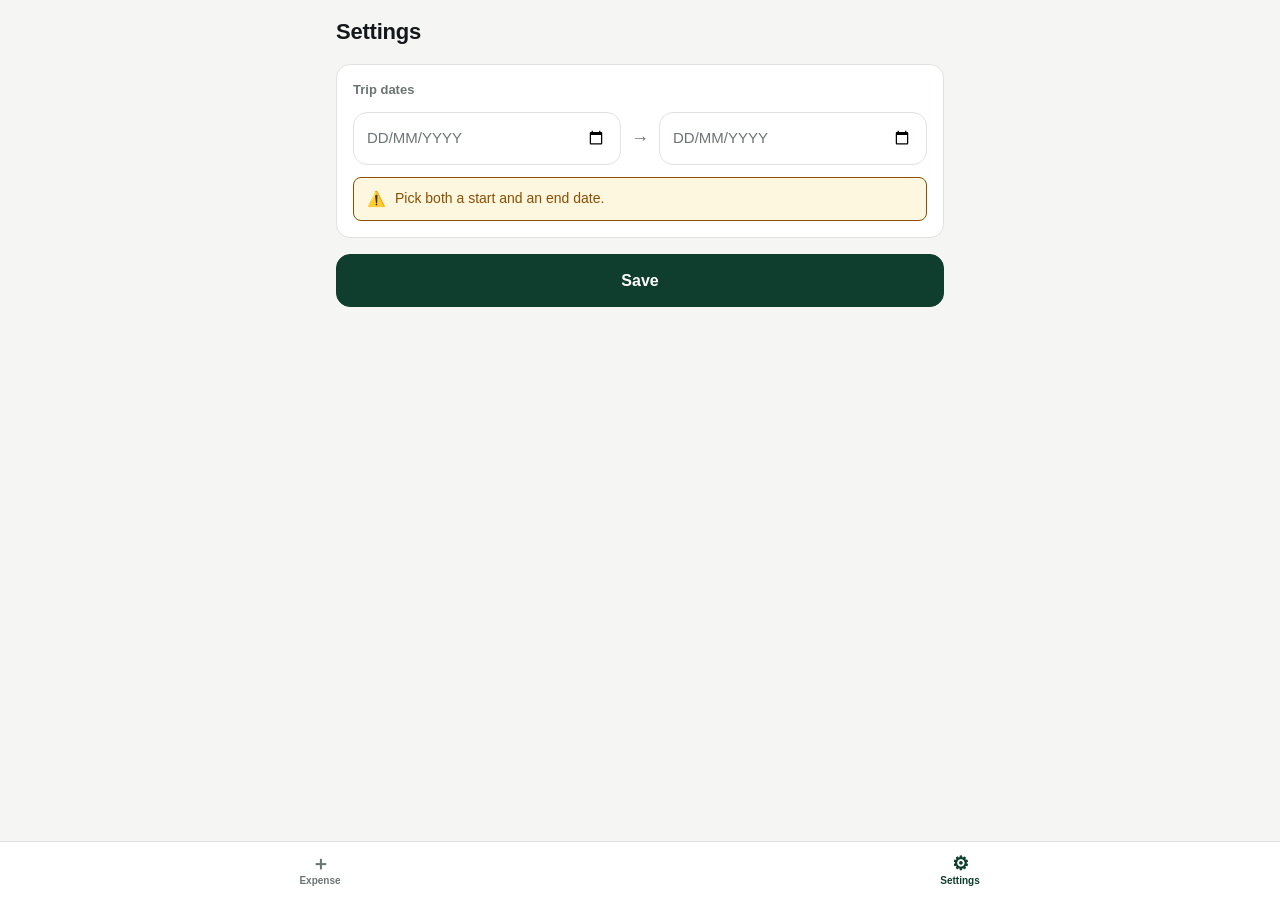
<file: index.html>
<!doctype html>
<html lang="en">
<head>
<meta charset="utf-8">
<meta name="viewport" content="width=device-width, initial-scale=1, viewport-fit=cover">
<title>Trip Spend</title>
<meta name="description" content="Offline trip expense tracker">
<meta name="theme-color" content="#0F3D2E">
<meta name="apple-mobile-web-app-capable" content="yes">
<meta name="apple-mobile-web-app-status-bar-style" content="black-translucent">
<meta name="apple-mobile-web-app-title" content="Trip Spend">
<link rel="manifest" href="manifest.json">
<link rel="apple-touch-icon" href="icons/icon-180.png">
<link rel="icon" href="icons/icon-192.png">
<link rel="stylesheet" href="styles.css">
</head>
<body>

<div id="banner" class="banner" hidden>
  <div class="banner-text">Not backed up today</div>
  <button id="banner-backup" class="banner-btn" type="button">Copy all</button>
  <button id="banner-close" class="banner-x" type="button" aria-label="Dismiss">&times;</button>
</div>

<main>

  <!-- ───────────── Add ───────────── -->
  <section id="view-add" class="view">
    <h1 class="screen-title" id="add-title">Expense</h1>

    <form id="entry-form" novalidate>
      <div class="field">
        <span class="label">Date <em id="day-badge"></em></span>
        <div id="date-strip" class="date-strip"></div>
        <input id="date-picker" type="date" aria-label="Pick any date" hidden>
      </div>

      <div class="field" id="field-category">
        <span class="label">Category</span>
        <div id="cat-grid" class="grid grid-3"></div>
      </div>

      <label class="field amount-field">
        <span class="label">Amount</span>
        <div class="amount-row">
          <span class="cur" id="cur-symbol">€</span>
          <input id="amount" type="text" inputmode="decimal" autocomplete="off"
                 autocorrect="off" spellcheck="false" placeholder="0.00">
        </div>
      </label>

      <div class="field" id="field-payment">
        <span class="label">Payment</span>
        <div id="pay-grid" class="grid grid-3 seg"></div>
      </div>

      <div class="field" id="field-account">
        <span class="label">Account</span>
        <div id="acct-grid" class="grid grid-2 seg"></div>
      </div>

      <label class="field" id="field-description">
        <span class="label">Description <em>optional</em></span>
        <input id="description" type="text" autocomplete="off"
               placeholder="Merchant — leave blank for card, fill from statement later">
      </label>

      <label class="field" id="field-remarks">
        <span class="label">Remarks <em>optional</em></span>
        <textarea id="remarks" rows="2" placeholder="Notes"></textarea>
      </label>

      <div class="actions">
        <button id="submit-btn" class="btn btn-primary" type="submit">Save</button>
        <button id="delete-btn" class="btn btn-danger" type="button" hidden>Delete</button>
        <button id="cancel-btn" class="btn btn-ghost" type="button" hidden>Cancel</button>
      </div>
    </form>
  </section>

  <!-- ───────────── Records ───────────── -->
  <section id="view-list" class="view" hidden>
    <h1 class="screen-title">Records</h1>
    <div class="summary">
      <div class="summary-cols">
        <div class="summary-col">
          <div class="summary-key">Budget left</div>
          <div class="summary-val" id="sum-left">€0.00</div>
        </div>
        <div class="summary-col summary-col-end">
          <div class="summary-key">Spent</div>
          <div class="summary-val is-debit-on-dark" id="sum-total">€0.00</div>
        </div>
      </div>
      <div class="summary-day" id="sum-day"></div>
    </div>


    <div class="section-head">Budget left</div>
    <div id="budget-cards" class="budget-cards"></div>

    <div id="topup-list-wrap" hidden>
      <div class="section-head section-head-row">
        <span>Top-ups</span>
        <span id="topup-total" class="section-total"></span>
      </div>
      <div id="topup-list"></div>
    </div>

    <div class="section-head">Expenses</div>
    <div id="list"></div>
  </section>

  <!-- ───────────── Statistics ───────────── -->
  <section id="view-stats" class="view" hidden>
    <h1 class="screen-title">Statistics</h1>
    <div id="stats-body"></div>
  </section>

  <!-- ───────────── Export ───────────── -->
  <section id="view-export" class="view" hidden>
    <h1 class="screen-title">Export</h1>

    <div class="card">
      <div class="card-title">Export</div>
      <button class="btn btn-primary block" type="button" data-export="csv">CSV (Excel / Numbers)</button>
      <button class="btn block" type="button" data-export="json">JSON full backup</button>
      <button class="btn block" type="button" data-export="text">Copy text summary</button>
      <p class="hint">CSV columns: Account, Date, Payment, Description, <span class="cur-code">EUR</span>, Category, Remarks — UTF-8 BOM, ISO dates. Top-ups are not expenses and are not included.</p>
    </div>

    <div class="card">
      <div class="card-title">Backup</div>
      <div class="backup-state" id="backup-state">Never backed up</div>
      <button class="btn btn-primary block" type="button" id="backup-now">Copy all JSON to clipboard</button>
      <p class="hint">Paste it into Apple Notes or mail it to yourself. This data lives only on this phone.</p>
    </div>

    <div class="card">
      <div class="card-title">Restore</div>
      <textarea id="import-box" rows="3" placeholder="Paste a JSON backup here"></textarea>
      <button class="btn block" type="button" id="import-btn">Import JSON (replaces everything)</button>
    </div>

    <div class="card danger-card">
      <div class="card-title">Danger zone</div>
      <p class="hint">Type <code>DELETE</code> to enable. No undo.</p>
      <input id="wipe-confirm" type="text" autocomplete="off" autocapitalize="characters" placeholder="DELETE">
      <button class="btn btn-danger block" type="button" id="wipe-btn" disabled>Erase all data</button>
    </div>

    <p class="version">Trip Spend · <span id="trip-label"></span></p>
  </section>

  <!-- ───────────── Settings ───────────── -->
  <section id="view-settings" class="view" hidden>
    <h1 class="screen-title">Settings</h1>

    <div class="card">
      <div class="card-title">Trip dates</div>
      <div class="date-range-row">
        <span class="date-field">
          <input id="set-start" type="date" aria-label="Trip start date">
          <span class="date-ph" aria-hidden="true">DD/MM/YYYY</span>
        </span>
        <span class="range-arrow" aria-hidden="true">→</span>
        <span class="date-field">
          <input id="set-end" type="date" aria-label="Trip end date">
          <span class="date-ph" aria-hidden="true">DD/MM/YYYY</span>
        </span>
      </div>
      <div id="range-state" class="state-line tint-warn">Not set</div>
      <p class="hint" id="range-warning" hidden></p>
    </div>

    <div class="card" id="accounts-card">
      <div class="card-title">Accounts</div>
      <input id="set-acct-0" class="stack-input" type="text" placeholder="Account 1"
             autocomplete="off" maxlength="24" aria-label="First account name">
      <input id="set-acct-1" class="stack-input" type="text" placeholder="Account 2"
             autocomplete="off" maxlength="24" aria-label="Second account name">
      <div id="accounts-state" class="state-line tint-warn" hidden></div>
      <p class="hint">Leave both blank to keep everything in one pot — account names then disappear from the rest of the app. Renaming an account updates every existing entry and top-up.</p>
    </div>

    <button class="btn btn-primary block" type="button" id="save-settings">Save</button>

    <div class="card danger-card" id="reset-card" hidden>
      <div class="card-title">Reset</div>
      <p class="hint">Clears the trip dates, the account names, and <strong>every entry and top-up</strong>. Type <code>RESET</code> to enable. No undo.</p>
      <input id="reset-confirm" type="text" autocomplete="off" autocapitalize="characters" placeholder="RESET">
      <button class="btn btn-danger block" type="button" id="reset-settings" disabled>Reset All</button>
    </div>
  </section>

</main>

<nav class="tabbar">
  <button class="tab" type="button" data-view="add"><span>＋</span>Expense</button>
  <button class="tab" type="button" data-view="list"><span>≡</span>Records</button>
  <button class="tab" type="button" data-view="stats"><span class="tab-ico"><svg viewBox="0 0 24 24" fill="currentColor" aria-hidden="true"><rect x="0.8" y="16.4" width="4.6" height="6.8" rx="0.5"/><rect x="6.9" y="12.6" width="4.6" height="10.6" rx="0.5"/><rect x="13" y="15" width="4.6" height="8.2" rx="0.5"/><rect x="19.1" y="10.8" width="4.6" height="12.4" rx="0.5"/><path d="M1.4 11.8 8.6 4.6l4.9 4.4 5.6-5.6" fill="none" stroke="currentColor" stroke-width="2.4" stroke-linecap="round" stroke-linejoin="round"/><path d="M16.1 0.8h7.1v7.1z"/></svg></span>Stats</button>
  <button class="tab" type="button" data-view="export"><span>↥</span>Export</button>
  <button class="tab" type="button" data-view="settings"><span>⚙</span>Settings</button>
</nav>

<div id="sheet" class="sheet" hidden>
  <div class="sheet-inner">
    <div class="sheet-head">
      <strong id="sheet-title">Text</strong>
      <button id="sheet-close" class="btn btn-ghost" type="button">Close</button>
    </div>
    <p class="hint">Select all and copy, or use the button.</p>
    <button id="sheet-copy" class="btn btn-primary block" type="button">Copy all</button>
    <textarea id="sheet-text" readonly></textarea>
  </div>
</div>

<div id="toast" class="toast" hidden></div>

<script src="app.js"></script>
</body>
</html>
</file>
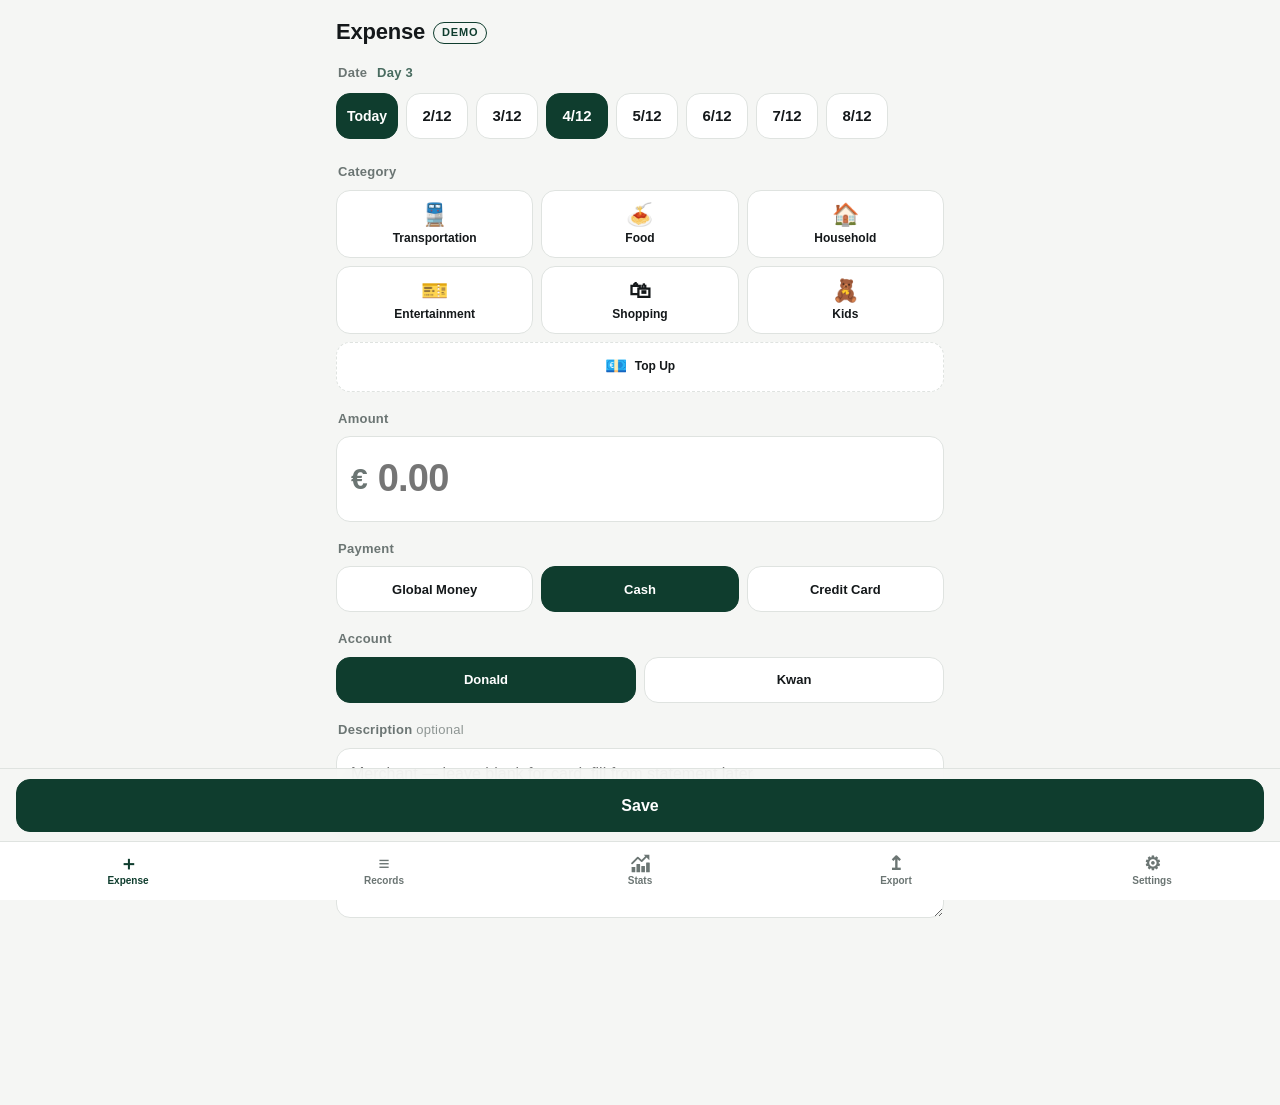
<file: demo/index.html>
<!doctype html>
<html lang="en">
<head>
<meta charset="utf-8">
<meta name="viewport" content="width=device-width, initial-scale=1, viewport-fit=cover">
<title>Trip Spend Demo</title>
<meta name="description" content="Offline trip expense tracker">
<meta name="theme-color" content="#0F3D2E">
<meta name="apple-mobile-web-app-capable" content="yes">
<meta name="apple-mobile-web-app-status-bar-style" content="black-translucent">
<meta name="apple-mobile-web-app-title" content="Trip Spend Demo">
<link rel="manifest" href="manifest.json">
<link rel="apple-touch-icon" href="icons/icon-180.png">
<link rel="icon" href="icons/icon-192.png">
<link rel="stylesheet" href="styles.css">
</head>
<body>

<div id="banner" class="banner" hidden>
  <div class="banner-text">Not backed up today</div>
  <button id="banner-backup" class="banner-btn" type="button">Copy all</button>
  <button id="banner-close" class="banner-x" type="button" aria-label="Dismiss">&times;</button>
</div>

<main>

  <!-- ───────────── Add ───────────── -->
  <section id="view-add" class="view">
    <h1 class="screen-title" id="add-title">Expense</h1>

    <form id="entry-form" novalidate>
      <div class="field">
        <span class="label">Date <em id="day-badge"></em></span>
        <div id="date-strip" class="date-strip"></div>
        <input id="date-picker" type="date" aria-label="Pick any date" hidden>
      </div>

      <div class="field" id="field-category">
        <span class="label">Category</span>
        <div id="cat-grid" class="grid grid-3"></div>
      </div>

      <label class="field amount-field">
        <span class="label">Amount</span>
        <div class="amount-row">
          <span class="cur" id="cur-symbol">€</span>
          <input id="amount" type="text" inputmode="decimal" autocomplete="off"
                 autocorrect="off" spellcheck="false" placeholder="0.00">
        </div>
      </label>

      <div class="field" id="field-payment">
        <span class="label">Payment</span>
        <div id="pay-grid" class="grid grid-3 seg"></div>
      </div>

      <div class="field" id="field-account">
        <span class="label">Account</span>
        <div id="acct-grid" class="grid grid-2 seg"></div>
      </div>

      <label class="field" id="field-description">
        <span class="label">Description <em>optional</em></span>
        <input id="description" type="text" autocomplete="off"
               placeholder="Merchant — leave blank for card, fill from statement later">
      </label>

      <label class="field" id="field-remarks">
        <span class="label">Remarks <em>optional</em></span>
        <textarea id="remarks" rows="2" placeholder="Notes"></textarea>
      </label>

      <div class="actions">
        <button id="submit-btn" class="btn btn-primary" type="submit">Save</button>
        <button id="delete-btn" class="btn btn-danger" type="button" hidden>Delete</button>
        <button id="cancel-btn" class="btn btn-ghost" type="button" hidden>Cancel</button>
      </div>
    </form>
  </section>

  <!-- ───────────── Records ───────────── -->
  <section id="view-list" class="view" hidden>
    <h1 class="screen-title">Records</h1>
    <div class="summary">
      <div class="summary-cols">
        <div class="summary-col">
          <div class="summary-key">Budget left</div>
          <div class="summary-val" id="sum-left">€0.00</div>
        </div>
        <div class="summary-col summary-col-end">
          <div class="summary-key">Spent</div>
          <div class="summary-val is-debit-on-dark" id="sum-total">€0.00</div>
        </div>
      </div>
      <div class="summary-day" id="sum-day"></div>
    </div>


    <div class="section-head">Budget left</div>
    <div id="budget-cards" class="budget-cards"></div>

    <div id="topup-list-wrap" hidden>
      <div class="section-head section-head-row">
        <span>Top-ups</span>
        <span id="topup-total" class="section-total"></span>
      </div>
      <div id="topup-list"></div>
    </div>

    <div class="section-head">Expenses</div>
    <div id="list"></div>
  </section>

  <!-- ───────────── Statistics ───────────── -->
  <section id="view-stats" class="view" hidden>
    <h1 class="screen-title">Statistics</h1>
    <div id="stats-body"></div>
  </section>

  <!-- ───────────── Export ───────────── -->
  <section id="view-export" class="view" hidden>
    <h1 class="screen-title">Export</h1>

    <div class="card">
      <div class="card-title">Export</div>
      <button class="btn btn-primary block" type="button" data-export="csv">CSV (Excel / Numbers)</button>
      <button class="btn block" type="button" data-export="json">JSON full backup</button>
      <button class="btn block" type="button" data-export="text">Copy text summary</button>
      <p class="hint">CSV columns: Account, Date, Payment, Description, <span class="cur-code">EUR</span>, Category, Remarks — UTF-8 BOM, ISO dates. Top-ups are not expenses and are not included.</p>
    </div>

    <div class="card">
      <div class="card-title">Backup</div>
      <div class="backup-state" id="backup-state">Never backed up</div>
      <button class="btn btn-primary block" type="button" id="backup-now">Copy all JSON to clipboard</button>
      <p class="hint">Paste it into Apple Notes or mail it to yourself. This data lives only on this phone.</p>
    </div>

    <div class="card">
      <div class="card-title">Restore</div>
      <textarea id="import-box" rows="3" placeholder="Paste a JSON backup here"></textarea>
      <button class="btn block" type="button" id="import-btn">Import JSON (replaces everything)</button>
    </div>

    <div class="card danger-card">
      <div class="card-title">Danger zone</div>
      <p class="hint">Type <code>DELETE</code> to enable. No undo.</p>
      <input id="wipe-confirm" type="text" autocomplete="off" autocapitalize="characters" placeholder="DELETE">
      <button class="btn btn-danger block" type="button" id="wipe-btn" disabled>Erase all data</button>
    </div>

    <p class="version">Trip Spend · <span id="trip-label"></span></p>
  </section>

  <!-- ───────────── Settings ───────────── -->
  <section id="view-settings" class="view" hidden>
    <h1 class="screen-title">Settings</h1>

    <div class="card">
      <div class="card-title">Trip dates</div>
      <div class="date-range-row">
        <span class="date-field">
          <input id="set-start" type="date" aria-label="Trip start date">
          <span class="date-ph" aria-hidden="true">DD/MM/YYYY</span>
        </span>
        <span class="range-arrow" aria-hidden="true">→</span>
        <span class="date-field">
          <input id="set-end" type="date" aria-label="Trip end date">
          <span class="date-ph" aria-hidden="true">DD/MM/YYYY</span>
        </span>
      </div>
      <div id="range-state" class="state-line tint-warn">Not set</div>
      <p class="hint" id="range-warning" hidden></p>
    </div>

    <div class="card" id="accounts-card">
      <div class="card-title">Accounts</div>
      <input id="set-acct-0" class="stack-input" type="text" placeholder="Account 1"
             autocomplete="off" maxlength="24" aria-label="First account name">
      <input id="set-acct-1" class="stack-input" type="text" placeholder="Account 2"
             autocomplete="off" maxlength="24" aria-label="Second account name">
      <div id="accounts-state" class="state-line tint-warn" hidden></div>
      <p class="hint">Leave both blank to keep everything in one pot — account names then disappear from the rest of the app. Renaming an account updates every existing entry and top-up.</p>
    </div>

    <button class="btn btn-primary block" type="button" id="save-settings">Save</button>

    <div class="card danger-card" id="reset-card" hidden>
      <div class="card-title">Reset</div>
      <p class="hint">Clears the trip dates, the account names, and <strong>every entry and top-up</strong>. Type <code>RESET</code> to enable. No undo.</p>
      <input id="reset-confirm" type="text" autocomplete="off" autocapitalize="characters" placeholder="RESET">
      <button class="btn btn-danger block" type="button" id="reset-settings" disabled>Reset All</button>
    </div>
  </section>

</main>

<nav class="tabbar">
  <button class="tab" type="button" data-view="add"><span>＋</span>Expense</button>
  <button class="tab" type="button" data-view="list"><span>≡</span>Records</button>
  <button class="tab" type="button" data-view="stats"><span class="tab-ico"><svg viewBox="0 0 24 24" fill="currentColor" aria-hidden="true"><rect x="0.8" y="16.4" width="4.6" height="6.8" rx="0.5"/><rect x="6.9" y="12.6" width="4.6" height="10.6" rx="0.5"/><rect x="13" y="15" width="4.6" height="8.2" rx="0.5"/><rect x="19.1" y="10.8" width="4.6" height="12.4" rx="0.5"/><path d="M1.4 11.8 8.6 4.6l4.9 4.4 5.6-5.6" fill="none" stroke="currentColor" stroke-width="2.4" stroke-linecap="round" stroke-linejoin="round"/><path d="M16.1 0.8h7.1v7.1z"/></svg></span>Stats</button>
  <button class="tab" type="button" data-view="export"><span>↥</span>Export</button>
  <button class="tab" type="button" data-view="settings"><span>⚙</span>Settings</button>
</nav>

<div id="sheet" class="sheet" hidden>
  <div class="sheet-inner">
    <div class="sheet-head">
      <strong id="sheet-title">Text</strong>
      <button id="sheet-close" class="btn btn-ghost" type="button">Close</button>
    </div>
    <p class="hint">Select all and copy, or use the button.</p>
    <button id="sheet-copy" class="btn btn-primary block" type="button">Copy all</button>
    <textarea id="sheet-text" readonly></textarea>
  </div>
</div>

<div id="toast" class="toast" hidden></div>

<script src="demo-seed.js"></script>
<script src="app.js"></script>
</body>
</html>
</file>
<file: styles.css>
:root {
  /* Lets the browser paint its own bits — the date input's calendar glyph,
     the picker popup, scrollbars — in whichever theme is actually on. */
  color-scheme: light dark;
  --green: #0F3D2E;
  --green-2: #1B5C46;
  --bg: #F5F6F4;
  --surface: #FFFFFF;
  --text: #14181A;
  --muted: #6B7573;
  --line: #DFE3E0;
  --danger: #B3261E;
  --ok: #1B7A4B;
  --accent: var(--green);
  --radius: 14px;
  --tabbar-h: 58px;
}

@media (prefers-color-scheme: dark) {
  :root {
    --bg: #0E1210;
    --surface: #191F1C;
    --text: #ECF0EE;
    --muted: #97A29E;
    --line: #2C3531;
    --danger: #F2B8B5;
    --ok: #62C48F;
    --accent: #4BA88A;
  }
}

* { box-sizing: border-box; -webkit-tap-highlight-color: transparent; }

/* `display` on .banner/.sheet would otherwise beat the hidden attribute and
   leave an invisible full-screen overlay swallowing every tap. */
[hidden] { display: none !important; }

html, body {
  margin: 0;
  padding: 0;
  background: var(--bg);
  color: var(--text);
  font: 16px/1.45 -apple-system, BlinkMacSystemFont, "Segoe UI", "PingFang HK",
        "Hiragino Sans", "Microsoft JhengHei", sans-serif;
  overscroll-behavior-y: contain;
}

main {
  padding: 12px 16px calc(var(--tabbar-h) + env(safe-area-inset-bottom) + 24px);
  padding-top: calc(env(safe-area-inset-top) + 12px);
  max-width: 640px;
  margin: 0 auto;
}

.screen-title { font-size: 22px; margin: 4px 0 16px; letter-spacing: -0.01em; }

/* ── banner ───────────────────────────────── */
.banner {
  position: sticky;
  top: 0;
  z-index: 30;
  display: flex;
  align-items: center;
  gap: 8px;
  padding: 10px 12px;
  padding-top: calc(env(safe-area-inset-top) + 10px);
  background: var(--green);
  color: #fff;
}
.banner-text { flex: 1; font-size: 14px; font-weight: 600; }
.banner-btn {
  background: #fff; color: var(--green); border: 0; border-radius: 999px;
  padding: 7px 14px; font-size: 14px; font-weight: 700;
}
.banner-x {
  background: transparent; color: #fff; border: 0; font-size: 24px;
  line-height: 1; padding: 0 6px;
}

/* ── form ─────────────────────────────────── */
.field { display: block; margin-bottom: 18px; }
/* Same treatment as .section-head on Records, so both screens read as one
   typographic system. */
.label {
  display: block; font-size: 13px; font-weight: 700;
  color: var(--muted); margin: 0 2px 8px; letter-spacing: 0.02em;
}
.label em { font-style: normal; font-weight: 400; opacity: 0.75; }

input[type="text"], input[type="date"], textarea {
  width: 100%;
  font: inherit;
  font-size: 16px;                 /* ≥16px stops iOS zoom-on-focus */
  color: var(--text);
  background: var(--surface);
  border: 1px solid var(--line);
  border-radius: var(--radius);
  padding: 13px 14px;
  -webkit-appearance: none;
  appearance: none;
}
input[type="date"] { min-height: 50px; }
textarea { resize: vertical; }
input:focus, textarea:focus { outline: 2px solid var(--accent); outline-offset: -1px; }

.amount-row {
  display: flex; align-items: center; gap: 10px;
  background: var(--surface); border: 1px solid var(--line);
  border-radius: var(--radius); padding: 6px 14px;
}
.amount-row:focus-within { outline: 2px solid var(--accent); outline-offset: -1px; }
.cur { font-size: 30px; font-weight: 600; color: var(--muted); }
#amount {
  border: 0; background: transparent; padding: 8px 0;
  font-size: 38px; font-weight: 700; letter-spacing: -0.02em;
}
#amount:focus { outline: none; }

/* ── grids ────────────────────────────────── */
.grid { display: grid; gap: 8px; }
.grid-2 { grid-template-columns: repeat(2, 1fr); }
.grid-3 { grid-template-columns: repeat(3, 1fr); }

.chip {
  display: flex; flex-direction: column; align-items: center; justify-content: center;
  gap: 3px; min-height: 68px; padding: 8px 4px;
  background: var(--surface); border: 1px solid var(--line);
  border-radius: var(--radius); color: var(--text);
  font-size: 12px; font-weight: 600; line-height: 1.2; text-align: center;
}
.chip .ico { font-size: 22px; }
.chip[aria-pressed="true"] {
  background: var(--green); border-color: var(--green); color: #fff;
}

.seg .chip { min-height: 46px; font-size: 13px; }

/* Top Up is a mode switch, not a spending category — full width and
   dashed so it never reads as a seventh place to file an expense. */
.chip-wide {
  grid-column: 1 / -1;
  flex-direction: row; gap: 8px;
  min-height: 50px; border-style: dashed;
}
.chip-wide .ico { font-size: 18px; }
.chip-wide[aria-pressed="true"] { border-style: solid; }

/* ── buttons ──────────────────────────────── */
.btn {
  font: inherit; font-size: 16px; font-weight: 600;
  padding: 14px 18px; min-height: 50px;
  border-radius: var(--radius); border: 1px solid var(--line);
  background: var(--surface); color: var(--text);
}
.btn:disabled { opacity: 0.45; }
.btn-primary { background: var(--green); border-color: var(--green); color: #fff; }
.btn-danger { background: var(--danger); border-color: var(--danger); color: #fff; }
.btn-ghost { background: transparent; border-color: transparent; color: var(--muted); }
.block { display: block; width: 100%; margin-bottom: 8px; }

/* Save has to be reachable without scrolling past five sections — the whole
   point is three taps: amount, category, save. */
.actions {
  position: fixed; left: 0; right: 0; z-index: 15;
  bottom: calc(var(--tabbar-h) + env(safe-area-inset-bottom));
  display: flex; gap: 8px;
  padding: 10px 16px;
  background: var(--bg); border-top: 1px solid var(--line);
}
@supports (backdrop-filter: blur(12px)) {
  .actions { background: color-mix(in srgb, var(--bg) 88%, transparent); backdrop-filter: blur(12px); }
}
.actions #submit-btn { flex: 1; }
#view-add { padding-bottom: 80px; }

/* ── list ─────────────────────────────────── */
.summary {
  background: var(--green); color: #fff;
  border-radius: var(--radius); padding: 18px; margin-bottom: 18px;
}
.summary-cols { display: flex; justify-content: space-between; gap: 12px; }
.summary-col { min-width: 0; }
.summary-col-end { text-align: right; }
.summary-key { font-size: 12px; font-weight: 600; opacity: 0.8; letter-spacing: 0.02em; }
.summary-val { font-size: 28px; font-weight: 700; letter-spacing: -0.02em; margin-top: 2px; }
/* The summary card is dark green in both themes, so its debit red is fixed
   rather than taken from the theme token. */
.is-debit-on-dark { color: #FFB4AB; }
.summary-day { font-size: 13px; opacity: 0.75; margin-top: 12px; }

.day-head {
  display: flex; justify-content: space-between; align-items: baseline;
  padding: 16px 2px 8px; font-size: 13px; font-weight: 700; color: var(--muted);
}
.day-total { color: var(--text); font-size: 15px; }
.day-total.is-debit { color: var(--danger); }

.row {
  display: flex; align-items: center; gap: 12px; width: 100%; text-align: left;
  background: var(--surface); border: 1px solid var(--line);
  border-radius: var(--radius); padding: 12px 14px; margin-bottom: 7px;
  color: var(--text); font: inherit;
}
.row-ico { font-size: 20px; flex: none; }
.row-main { flex: 1; min-width: 0; }
.row-desc { font-size: 15px; font-weight: 600; }
.row-desc-meta { font-weight: 500; color: var(--muted); }
.row-sub {
  font-size: 12px; color: var(--muted); margin-top: 2px;
  white-space: nowrap; overflow: hidden; text-overflow: ellipsis;
}
.row-amt { font-size: 16px; font-weight: 700; flex: none; }

.empty-state { text-align: center; color: var(--muted); padding: 48px 20px; font-size: 15px; }

/* ── export cards ─────────────────────────── */
.card {
  background: var(--surface); border: 1px solid var(--line);
  border-radius: var(--radius); padding: 16px; margin-bottom: 16px;
}
.card-title { font-size: 13px; font-weight: 700; color: var(--muted); margin-bottom: 12px; }
.danger-card { border-color: var(--danger); }
.hint { font-size: 12px; color: var(--muted); margin: 10px 0 0; }
.card textarea { margin-bottom: 8px; }
/* A hint that introduces a field needs room under it, and the field needs
   room before the button that acts on it. */
.card .hint + input,
.card .hint + textarea { margin-top: 10px; }
.card input[type="text"] { margin-bottom: 8px; }
.backup-state { font-size: 14px; margin-bottom: 12px; }
.version { text-align: center; font-size: 12px; color: var(--muted); margin: 24px 0 0; }
code { font-size: 12px; background: var(--bg); padding: 1px 5px; border-radius: 4px; }

/* ── tabbar ───────────────────────────────── */
.tabbar {
  position: fixed; left: 0; right: 0; bottom: 0; z-index: 20;
  display: flex; background: var(--surface);
  border-top: 1px solid var(--line);
  padding-bottom: env(safe-area-inset-bottom);
}
.tab {
  flex: 1; min-width: 0;
  display: flex; flex-direction: column; align-items: center; justify-content: center;
  gap: 1px; height: var(--tabbar-h);
  background: none; border: 0; color: var(--muted);
  font: inherit; font-size: 10px; font-weight: 600;
}
.tab span { font-size: 19px; line-height: 1; }
/* The one drawn icon among text glyphs — currentColor keeps it in step with
   the selected/unselected tab colour. */
.tab-ico { display: block; width: 19px; height: 19px; }
.tab-ico svg { display: block; width: 100%; height: 100%; }
.tab[aria-selected="true"] { color: var(--accent); }

/* ── sheet & toast ────────────────────────── */
.sheet {
  position: fixed; inset: 0; z-index: 50;
  background: rgba(0,0,0,0.55);
  display: flex; align-items: flex-end;
}
.sheet-inner {
  background: var(--bg); width: 100%; max-height: 88vh; overflow: auto;
  border-radius: 18px 18px 0 0; padding: 16px;
  padding-bottom: calc(env(safe-area-inset-bottom) + 16px);
}
.sheet-head { display: flex; justify-content: space-between; align-items: center; margin-bottom: 4px; }
#sheet-text { height: 42vh; font-family: ui-monospace, SFMono-Regular, Menlo, monospace; font-size: 12px; }

/* Console-style tints, shared by toasts and the inline state lines in
   Settings so both speak the same colour language. Fixed per theme rather
   than themed tokens — a toast floats over whatever is behind it. Every
   pair clears 4.5:1. */
.tint-success { background: #E6F4EA; color: #14653F; border-color: #14653F; }
.tint-warn    { background: #FEF7E0; color: #8A4E00; border-color: #8A4E00; }
.tint-error   { background: #FCECEA; color: #B3261E; border-color: #B3261E; }

@media (prefers-color-scheme: dark) {
  .tint-success { background: #1E3226; color: #A8DEC2; border-color: #3E6B50; }
  .tint-warn    { background: #35301F; color: #FDD663; border-color: #6B5C2A; }
  .tint-error   { background: #3B2325; color: #F2B8B5; border-color: #6E3B3B; }
}

.toast {
  position: fixed; top: 50%; left: 50%; transform: translate(-50%, -50%);
  z-index: 60;
  display: flex; align-items: flex-start; gap: 9px;
  padding: 11px 14px; border-radius: 8px; border: 1px solid;
  font-size: 14px; font-weight: 500; line-height: 1.4;
  max-width: 84vw; text-align: left;
}
.toast-icon { flex: none; font-size: 15px; line-height: 1.35; }

/* ── date strip ───────────────────────────── */
.date-strip {
  display: flex; gap: 8px; overflow-x: auto; padding: 2px 0 6px;
  -webkit-overflow-scrolling: touch; scrollbar-width: none;
}
.date-strip::-webkit-scrollbar { display: none; }
.date-chip {
  flex: none; min-width: 62px; min-height: 46px;
  background: var(--surface); border: 1px solid var(--line);
  border-radius: var(--radius); color: var(--text);
  font: inherit; font-size: 15px; font-weight: 600;
}
.date-chip[aria-pressed="true"] {
  background: var(--green); border-color: var(--green); color: #fff;
}
.date-chip-today { font-size: 14px; }
#date-picker { margin-top: 8px; }
#day-badge:not(:empty) {
  font-style: normal; font-weight: 700; color: var(--accent); margin-left: 6px;
}

/* ── section heads & budgets ──────────────── */
.section-head {
  font-size: 13px; font-weight: 700; color: var(--muted);
  margin: 22px 2px 8px; letter-spacing: 0.02em;
}
.section-head-row { display: flex; justify-content: space-between; align-items: baseline; }
.section-total { font-size: 15px; color: var(--ok); }
.budget-cards { display: grid; grid-template-columns: repeat(2, 1fr); gap: 8px; }
.budget-cards.is-single { grid-template-columns: 1fr; }
.budget-card {
  background: var(--surface); border: 1px solid var(--line);
  border-left: 4px solid var(--line);
  border-radius: var(--radius); padding: 13px 14px;
}
.budget-card.is-ok { border-left-color: var(--ok); }
.budget-card.is-low { border-left-color: var(--danger); }
.budget-top { display: flex; flex-direction: column; gap: 2px; }
.budget-name { font-size: 13px; color: var(--muted); font-weight: 600; }
.budget-left { font-size: 22px; font-weight: 700; letter-spacing: -0.01em; }
.budget-card.is-ok .budget-left { color: var(--ok); }
.budget-card.is-low .budget-left { color: var(--danger); }
.budget-sub { font-size: 11px; color: var(--muted); margin-top: 6px; }
.budget-line { display: flex; justify-content: space-between; gap: 8px; }
.budget-line + .budget-line { margin-top: 2px; }
.budget-line .is-debit { color: var(--danger); }


/* ── settings ─────────────────────────────── */
.date-range-row { display: flex; align-items: center; gap: 10px; margin-bottom: 12px; }
.date-range-row .date-field { flex: 1; min-width: 0; }

/* A native date input ignores `placeholder` — its empty text comes from the
   device's region setting. So blank out that shadow text and lay our own
   over the top, keeping the native picker underneath. */
.date-field { position: relative; display: block; }
.date-field input[type="date"] { width: 100%; }
.date-ph {
  position: absolute; inset: 0;
  display: none; align-items: center; padding: 0 32px 0 14px;
  color: var(--muted); font-size: 15px; pointer-events: none;
}
input[type="date"].is-empty::-webkit-datetime-edit { color: transparent; }
input[type="date"].is-empty + .date-ph { display: flex; }
.range-arrow { flex: none; color: var(--muted); font-size: 18px; font-weight: 600; }
.stack-input { margin-bottom: 8px; }

/* Same tint system as the toasts. */
.state-line {
  display: flex; align-items: flex-start; gap: 9px;
  font-size: 14px; font-weight: 500; line-height: 1.4;
  padding: 11px 13px; border-radius: 8px; border: 1px solid;
}

/* ── statistics ───────────────────────────── */
.viz-block { margin: 18px 0 26px; }
.viz-title {
  font-size: 13px; font-weight: 700; color: var(--muted);
  letter-spacing: 0.02em; margin: 0 2px 12px;
}

.bar-row { margin-bottom: 12px; }
.bar-head {
  display: flex; justify-content: space-between; align-items: baseline;
  gap: 10px; margin-bottom: 5px;
}
.bar-name { font-size: 14px; font-weight: 600; }
.bar-value { font-size: 12px; color: var(--muted); white-space: nowrap; }
.bar-track { height: 10px; background: var(--bg); border-radius: 5px; }
.bar-fill { height: 100%; border-radius: 0 5px 5px 0; min-width: 5px; }

.stats-head { margin-bottom: 22px; }
.stats-total { font-size: 32px; font-weight: 700; letter-spacing: -0.02em; }
.stats-label { font-size: 12px; color: var(--muted); margin-top: 2px; }
</file>
<file: demo/styles.css>
:root {
  /* Lets the browser paint its own bits — the date input's calendar glyph,
     the picker popup, scrollbars — in whichever theme is actually on. */
  color-scheme: light dark;
  --green: #0F3D2E;
  --green-2: #1B5C46;
  --bg: #F5F6F4;
  --surface: #FFFFFF;
  --text: #14181A;
  --muted: #6B7573;
  --line: #DFE3E0;
  --danger: #B3261E;
  --ok: #1B7A4B;
  --accent: var(--green);
  --radius: 14px;
  --tabbar-h: 58px;
}

@media (prefers-color-scheme: dark) {
  :root {
    --bg: #0E1210;
    --surface: #191F1C;
    --text: #ECF0EE;
    --muted: #97A29E;
    --line: #2C3531;
    --danger: #F2B8B5;
    --ok: #62C48F;
    --accent: #4BA88A;
  }
}

* { box-sizing: border-box; -webkit-tap-highlight-color: transparent; }

/* `display` on .banner/.sheet would otherwise beat the hidden attribute and
   leave an invisible full-screen overlay swallowing every tap. */
[hidden] { display: none !important; }

html, body {
  margin: 0;
  padding: 0;
  background: var(--bg);
  color: var(--text);
  font: 16px/1.45 -apple-system, BlinkMacSystemFont, "Segoe UI", "PingFang HK",
        "Hiragino Sans", "Microsoft JhengHei", sans-serif;
  overscroll-behavior-y: contain;
}

main {
  padding: 12px 16px calc(var(--tabbar-h) + env(safe-area-inset-bottom) + 24px);
  padding-top: calc(env(safe-area-inset-top) + 12px);
  max-width: 640px;
  margin: 0 auto;
}

.screen-title { font-size: 22px; margin: 4px 0 16px; letter-spacing: -0.01em; }

/* ── banner ───────────────────────────────── */
.banner {
  position: sticky;
  top: 0;
  z-index: 30;
  display: flex;
  align-items: center;
  gap: 8px;
  padding: 10px 12px;
  padding-top: calc(env(safe-area-inset-top) + 10px);
  background: var(--green);
  color: #fff;
}
.banner-text { flex: 1; font-size: 14px; font-weight: 600; }
.banner-btn {
  background: #fff; color: var(--green); border: 0; border-radius: 999px;
  padding: 7px 14px; font-size: 14px; font-weight: 700;
}
.banner-x {
  background: transparent; color: #fff; border: 0; font-size: 24px;
  line-height: 1; padding: 0 6px;
}

/* ── form ─────────────────────────────────── */
.field { display: block; margin-bottom: 18px; }
/* Same treatment as .section-head on Records, so both screens read as one
   typographic system. */
.label {
  display: block; font-size: 13px; font-weight: 700;
  color: var(--muted); margin: 0 2px 8px; letter-spacing: 0.02em;
}
.label em { font-style: normal; font-weight: 400; opacity: 0.75; }

input[type="text"], input[type="date"], textarea {
  width: 100%;
  font: inherit;
  font-size: 16px;                 /* ≥16px stops iOS zoom-on-focus */
  color: var(--text);
  background: var(--surface);
  border: 1px solid var(--line);
  border-radius: var(--radius);
  padding: 13px 14px;
  -webkit-appearance: none;
  appearance: none;
}
input[type="date"] { min-height: 50px; }
textarea { resize: vertical; }
input:focus, textarea:focus { outline: 2px solid var(--accent); outline-offset: -1px; }

.amount-row {
  display: flex; align-items: center; gap: 10px;
  background: var(--surface); border: 1px solid var(--line);
  border-radius: var(--radius); padding: 6px 14px;
}
.amount-row:focus-within { outline: 2px solid var(--accent); outline-offset: -1px; }
.cur { font-size: 30px; font-weight: 600; color: var(--muted); }
#amount {
  border: 0; background: transparent; padding: 8px 0;
  font-size: 38px; font-weight: 700; letter-spacing: -0.02em;
}
#amount:focus { outline: none; }

/* ── grids ────────────────────────────────── */
.grid { display: grid; gap: 8px; }
.grid-2 { grid-template-columns: repeat(2, 1fr); }
.grid-3 { grid-template-columns: repeat(3, 1fr); }

.chip {
  display: flex; flex-direction: column; align-items: center; justify-content: center;
  gap: 3px; min-height: 68px; padding: 8px 4px;
  background: var(--surface); border: 1px solid var(--line);
  border-radius: var(--radius); color: var(--text);
  font-size: 12px; font-weight: 600; line-height: 1.2; text-align: center;
}
.chip .ico { font-size: 22px; }
.chip[aria-pressed="true"] {
  background: var(--green); border-color: var(--green); color: #fff;
}

.seg .chip { min-height: 46px; font-size: 13px; }

/* Top Up is a mode switch, not a spending category — full width and
   dashed so it never reads as a seventh place to file an expense. */
.chip-wide {
  grid-column: 1 / -1;
  flex-direction: row; gap: 8px;
  min-height: 50px; border-style: dashed;
}
.chip-wide .ico { font-size: 18px; }
.chip-wide[aria-pressed="true"] { border-style: solid; }

/* ── buttons ──────────────────────────────── */
.btn {
  font: inherit; font-size: 16px; font-weight: 600;
  padding: 14px 18px; min-height: 50px;
  border-radius: var(--radius); border: 1px solid var(--line);
  background: var(--surface); color: var(--text);
}
.btn:disabled { opacity: 0.45; }
.btn-primary { background: var(--green); border-color: var(--green); color: #fff; }
.btn-danger { background: var(--danger); border-color: var(--danger); color: #fff; }
.btn-ghost { background: transparent; border-color: transparent; color: var(--muted); }
.block { display: block; width: 100%; margin-bottom: 8px; }

/* Save has to be reachable without scrolling past five sections — the whole
   point is three taps: amount, category, save. */
.actions {
  position: fixed; left: 0; right: 0; z-index: 15;
  bottom: calc(var(--tabbar-h) + env(safe-area-inset-bottom));
  display: flex; gap: 8px;
  padding: 10px 16px;
  background: var(--bg); border-top: 1px solid var(--line);
}
@supports (backdrop-filter: blur(12px)) {
  .actions { background: color-mix(in srgb, var(--bg) 88%, transparent); backdrop-filter: blur(12px); }
}
.actions #submit-btn { flex: 1; }
#view-add { padding-bottom: 80px; }

/* ── list ─────────────────────────────────── */
.summary {
  background: var(--green); color: #fff;
  border-radius: var(--radius); padding: 18px; margin-bottom: 18px;
}
.summary-cols { display: flex; justify-content: space-between; gap: 12px; }
.summary-col { min-width: 0; }
.summary-col-end { text-align: right; }
.summary-key { font-size: 12px; font-weight: 600; opacity: 0.8; letter-spacing: 0.02em; }
.summary-val { font-size: 28px; font-weight: 700; letter-spacing: -0.02em; margin-top: 2px; }
/* The summary card is dark green in both themes, so its debit red is fixed
   rather than taken from the theme token. */
.is-debit-on-dark { color: #FFB4AB; }
.summary-day { font-size: 13px; opacity: 0.75; margin-top: 12px; }

.day-head {
  display: flex; justify-content: space-between; align-items: baseline;
  padding: 16px 2px 8px; font-size: 13px; font-weight: 700; color: var(--muted);
}
.day-total { color: var(--text); font-size: 15px; }
.day-total.is-debit { color: var(--danger); }

.row {
  display: flex; align-items: center; gap: 12px; width: 100%; text-align: left;
  background: var(--surface); border: 1px solid var(--line);
  border-radius: var(--radius); padding: 12px 14px; margin-bottom: 7px;
  color: var(--text); font: inherit;
}
.row-ico { font-size: 20px; flex: none; }
.row-main { flex: 1; min-width: 0; }
.row-desc { font-size: 15px; font-weight: 600; }
.row-desc-meta { font-weight: 500; color: var(--muted); }
.row-sub {
  font-size: 12px; color: var(--muted); margin-top: 2px;
  white-space: nowrap; overflow: hidden; text-overflow: ellipsis;
}
.row-amt { font-size: 16px; font-weight: 700; flex: none; }

.empty-state { text-align: center; color: var(--muted); padding: 48px 20px; font-size: 15px; }

/* ── export cards ─────────────────────────── */
.card {
  background: var(--surface); border: 1px solid var(--line);
  border-radius: var(--radius); padding: 16px; margin-bottom: 16px;
}
.card-title { font-size: 13px; font-weight: 700; color: var(--muted); margin-bottom: 12px; }
.danger-card { border-color: var(--danger); }
.hint { font-size: 12px; color: var(--muted); margin: 10px 0 0; }
.card textarea { margin-bottom: 8px; }
/* A hint that introduces a field needs room under it, and the field needs
   room before the button that acts on it. */
.card .hint + input,
.card .hint + textarea { margin-top: 10px; }
.card input[type="text"] { margin-bottom: 8px; }
.backup-state { font-size: 14px; margin-bottom: 12px; }
.version { text-align: center; font-size: 12px; color: var(--muted); margin: 24px 0 0; }
code { font-size: 12px; background: var(--bg); padding: 1px 5px; border-radius: 4px; }

/* ── tabbar ───────────────────────────────── */
.tabbar {
  position: fixed; left: 0; right: 0; bottom: 0; z-index: 20;
  display: flex; background: var(--surface);
  border-top: 1px solid var(--line);
  padding-bottom: env(safe-area-inset-bottom);
}
.tab {
  flex: 1; min-width: 0;
  display: flex; flex-direction: column; align-items: center; justify-content: center;
  gap: 1px; height: var(--tabbar-h);
  background: none; border: 0; color: var(--muted);
  font: inherit; font-size: 10px; font-weight: 600;
}
.tab span { font-size: 19px; line-height: 1; }
/* The one drawn icon among text glyphs — currentColor keeps it in step with
   the selected/unselected tab colour. */
.tab-ico { display: block; width: 19px; height: 19px; }
.tab-ico svg { display: block; width: 100%; height: 100%; }
.tab[aria-selected="true"] { color: var(--accent); }

/* ── sheet & toast ────────────────────────── */
.sheet {
  position: fixed; inset: 0; z-index: 50;
  background: rgba(0,0,0,0.55);
  display: flex; align-items: flex-end;
}
.sheet-inner {
  background: var(--bg); width: 100%; max-height: 88vh; overflow: auto;
  border-radius: 18px 18px 0 0; padding: 16px;
  padding-bottom: calc(env(safe-area-inset-bottom) + 16px);
}
.sheet-head { display: flex; justify-content: space-between; align-items: center; margin-bottom: 4px; }
#sheet-text { height: 42vh; font-family: ui-monospace, SFMono-Regular, Menlo, monospace; font-size: 12px; }

/* Console-style tints, shared by toasts and the inline state lines in
   Settings so both speak the same colour language. Fixed per theme rather
   than themed tokens — a toast floats over whatever is behind it. Every
   pair clears 4.5:1. */
.tint-success { background: #E6F4EA; color: #14653F; border-color: #14653F; }
.tint-warn    { background: #FEF7E0; color: #8A4E00; border-color: #8A4E00; }
.tint-error   { background: #FCECEA; color: #B3261E; border-color: #B3261E; }

@media (prefers-color-scheme: dark) {
  .tint-success { background: #1E3226; color: #A8DEC2; border-color: #3E6B50; }
  .tint-warn    { background: #35301F; color: #FDD663; border-color: #6B5C2A; }
  .tint-error   { background: #3B2325; color: #F2B8B5; border-color: #6E3B3B; }
}

.toast {
  position: fixed; top: 50%; left: 50%; transform: translate(-50%, -50%);
  z-index: 60;
  display: flex; align-items: flex-start; gap: 9px;
  padding: 11px 14px; border-radius: 8px; border: 1px solid;
  font-size: 14px; font-weight: 500; line-height: 1.4;
  max-width: 84vw; text-align: left;
}
.toast-icon { flex: none; font-size: 15px; line-height: 1.35; }

/* ── date strip ───────────────────────────── */
.date-strip {
  display: flex; gap: 8px; overflow-x: auto; padding: 2px 0 6px;
  -webkit-overflow-scrolling: touch; scrollbar-width: none;
}
.date-strip::-webkit-scrollbar { display: none; }
.date-chip {
  flex: none; min-width: 62px; min-height: 46px;
  background: var(--surface); border: 1px solid var(--line);
  border-radius: var(--radius); color: var(--text);
  font: inherit; font-size: 15px; font-weight: 600;
}
.date-chip[aria-pressed="true"] {
  background: var(--green); border-color: var(--green); color: #fff;
}
.date-chip-today { font-size: 14px; }
#date-picker { margin-top: 8px; }
#day-badge:not(:empty) {
  font-style: normal; font-weight: 700; color: var(--accent); margin-left: 6px;
}

/* ── section heads & budgets ──────────────── */
.section-head {
  font-size: 13px; font-weight: 700; color: var(--muted);
  margin: 22px 2px 8px; letter-spacing: 0.02em;
}
.section-head-row { display: flex; justify-content: space-between; align-items: baseline; }
.section-total { font-size: 15px; color: var(--ok); }
.budget-cards { display: grid; grid-template-columns: repeat(2, 1fr); gap: 8px; }
.budget-cards.is-single { grid-template-columns: 1fr; }
.budget-card {
  background: var(--surface); border: 1px solid var(--line);
  border-left: 4px solid var(--line);
  border-radius: var(--radius); padding: 13px 14px;
}
.budget-card.is-ok { border-left-color: var(--ok); }
.budget-card.is-low { border-left-color: var(--danger); }
.budget-top { display: flex; flex-direction: column; gap: 2px; }
.budget-name { font-size: 13px; color: var(--muted); font-weight: 600; }
.budget-left { font-size: 22px; font-weight: 700; letter-spacing: -0.01em; }
.budget-card.is-ok .budget-left { color: var(--ok); }
.budget-card.is-low .budget-left { color: var(--danger); }
.budget-sub { font-size: 11px; color: var(--muted); margin-top: 6px; }
.budget-line { display: flex; justify-content: space-between; gap: 8px; }
.budget-line + .budget-line { margin-top: 2px; }
.budget-line .is-debit { color: var(--danger); }


/* ── settings ─────────────────────────────── */
.date-range-row { display: flex; align-items: center; gap: 10px; margin-bottom: 12px; }
.date-range-row .date-field { flex: 1; min-width: 0; }

/* A native date input ignores `placeholder` — its empty text comes from the
   device's region setting. So blank out that shadow text and lay our own
   over the top, keeping the native picker underneath. */
.date-field { position: relative; display: block; }
.date-field input[type="date"] { width: 100%; }
.date-ph {
  position: absolute; inset: 0;
  display: none; align-items: center; padding: 0 32px 0 14px;
  color: var(--muted); font-size: 15px; pointer-events: none;
}
input[type="date"].is-empty::-webkit-datetime-edit { color: transparent; }
input[type="date"].is-empty + .date-ph { display: flex; }
.range-arrow { flex: none; color: var(--muted); font-size: 18px; font-weight: 600; }
.stack-input { margin-bottom: 8px; }

/* Same tint system as the toasts. */
.state-line {
  display: flex; align-items: flex-start; gap: 9px;
  font-size: 14px; font-weight: 500; line-height: 1.4;
  padding: 11px 13px; border-radius: 8px; border: 1px solid;
}

/* ── statistics ───────────────────────────── */
.viz-block { margin: 18px 0 26px; }
.viz-title {
  font-size: 13px; font-weight: 700; color: var(--muted);
  letter-spacing: 0.02em; margin: 0 2px 12px;
}

.bar-row { margin-bottom: 12px; }
.bar-head {
  display: flex; justify-content: space-between; align-items: baseline;
  gap: 10px; margin-bottom: 5px;
}
.bar-name { font-size: 14px; font-weight: 600; }
.bar-value { font-size: 12px; color: var(--muted); white-space: nowrap; }
.bar-track { height: 10px; background: var(--bg); border-radius: 5px; }
.bar-fill { height: 100%; border-radius: 0 5px 5px 0; min-width: 5px; }

.stats-head { margin-bottom: 22px; }
.stats-total { font-size: 32px; font-weight: 700; letter-spacing: -0.02em; }
.stats-label { font-size: 12px; color: var(--muted); margin-top: 2px; }


/* ── demo build only ─────────────────────────────────────── */

.demo-pill {
  display: inline-block;
  vertical-align: 3px;
  margin-left: 8px;
  padding: 2px 8px;
  border: 1px solid var(--accent);
  border-radius: 999px;
  font-size: 11px;
  font-weight: 700;
  letter-spacing: 0.08em;
  color: var(--accent);
}
</file>
